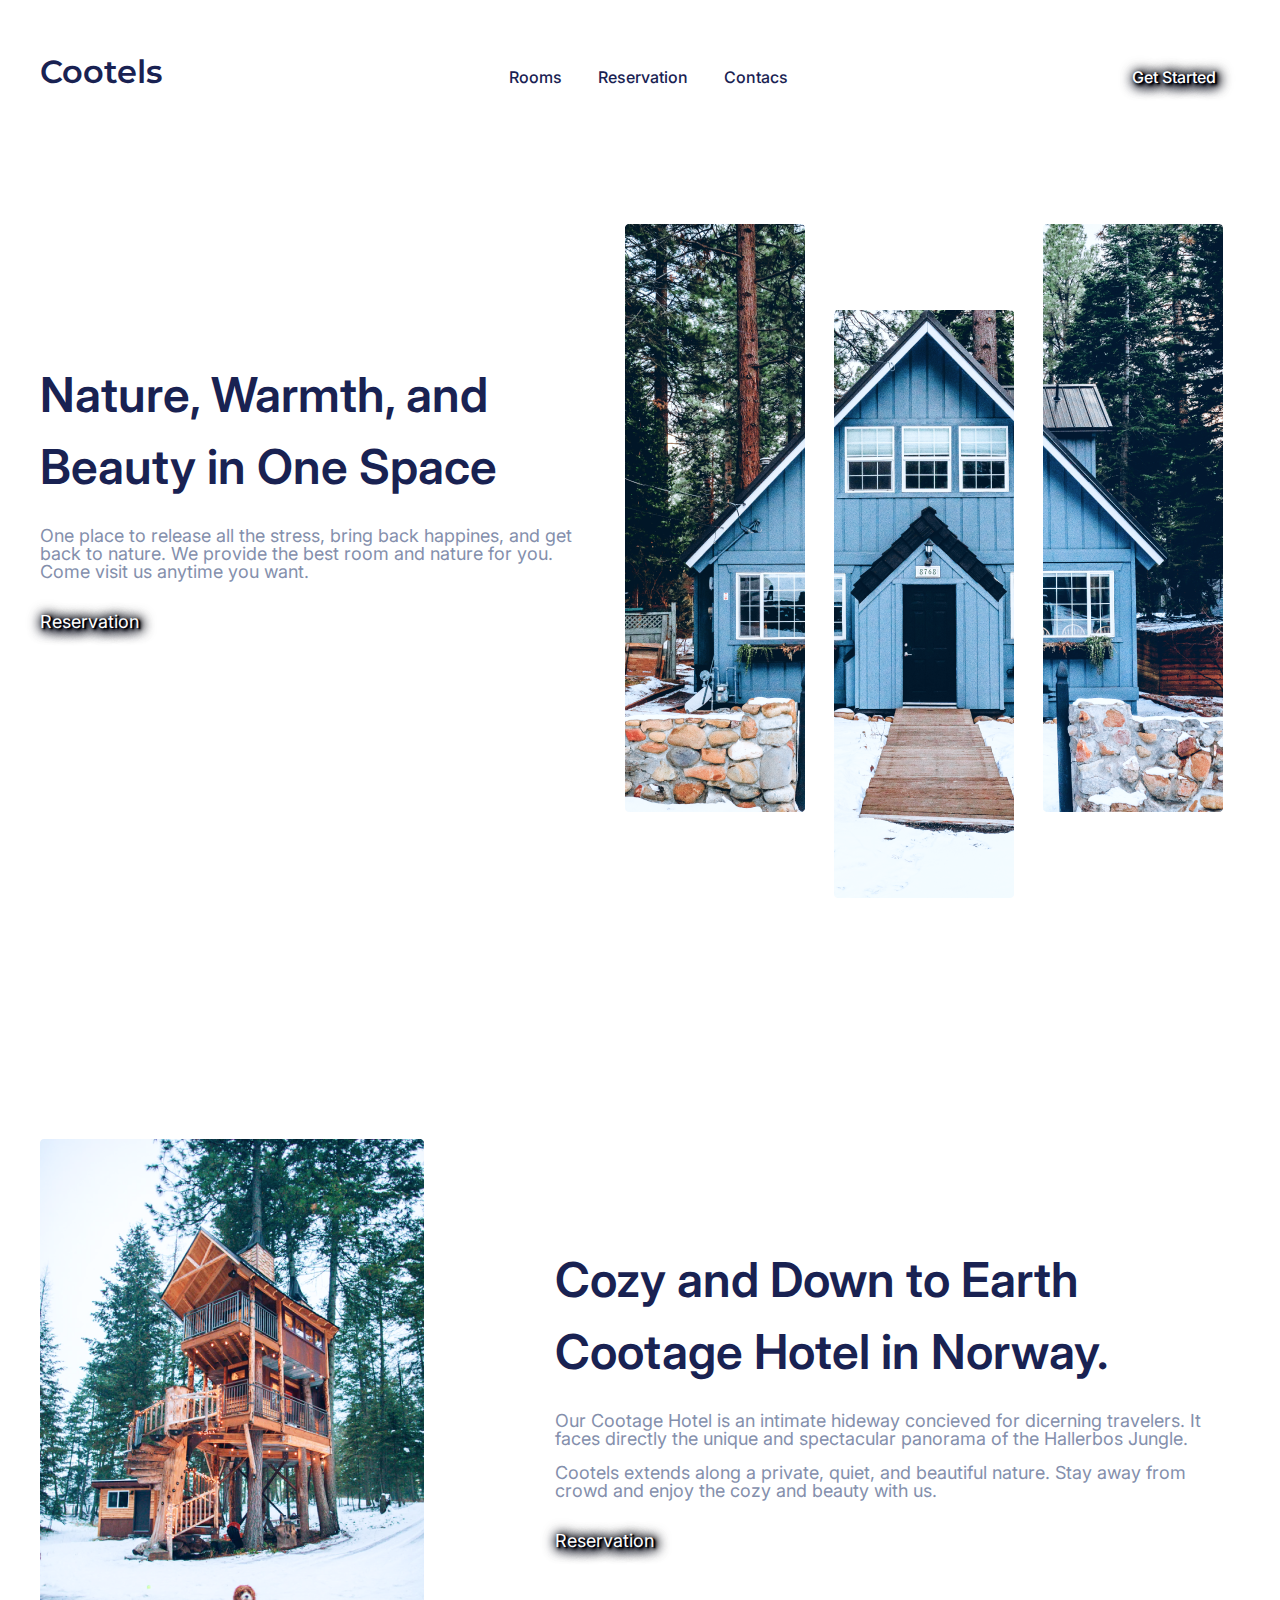
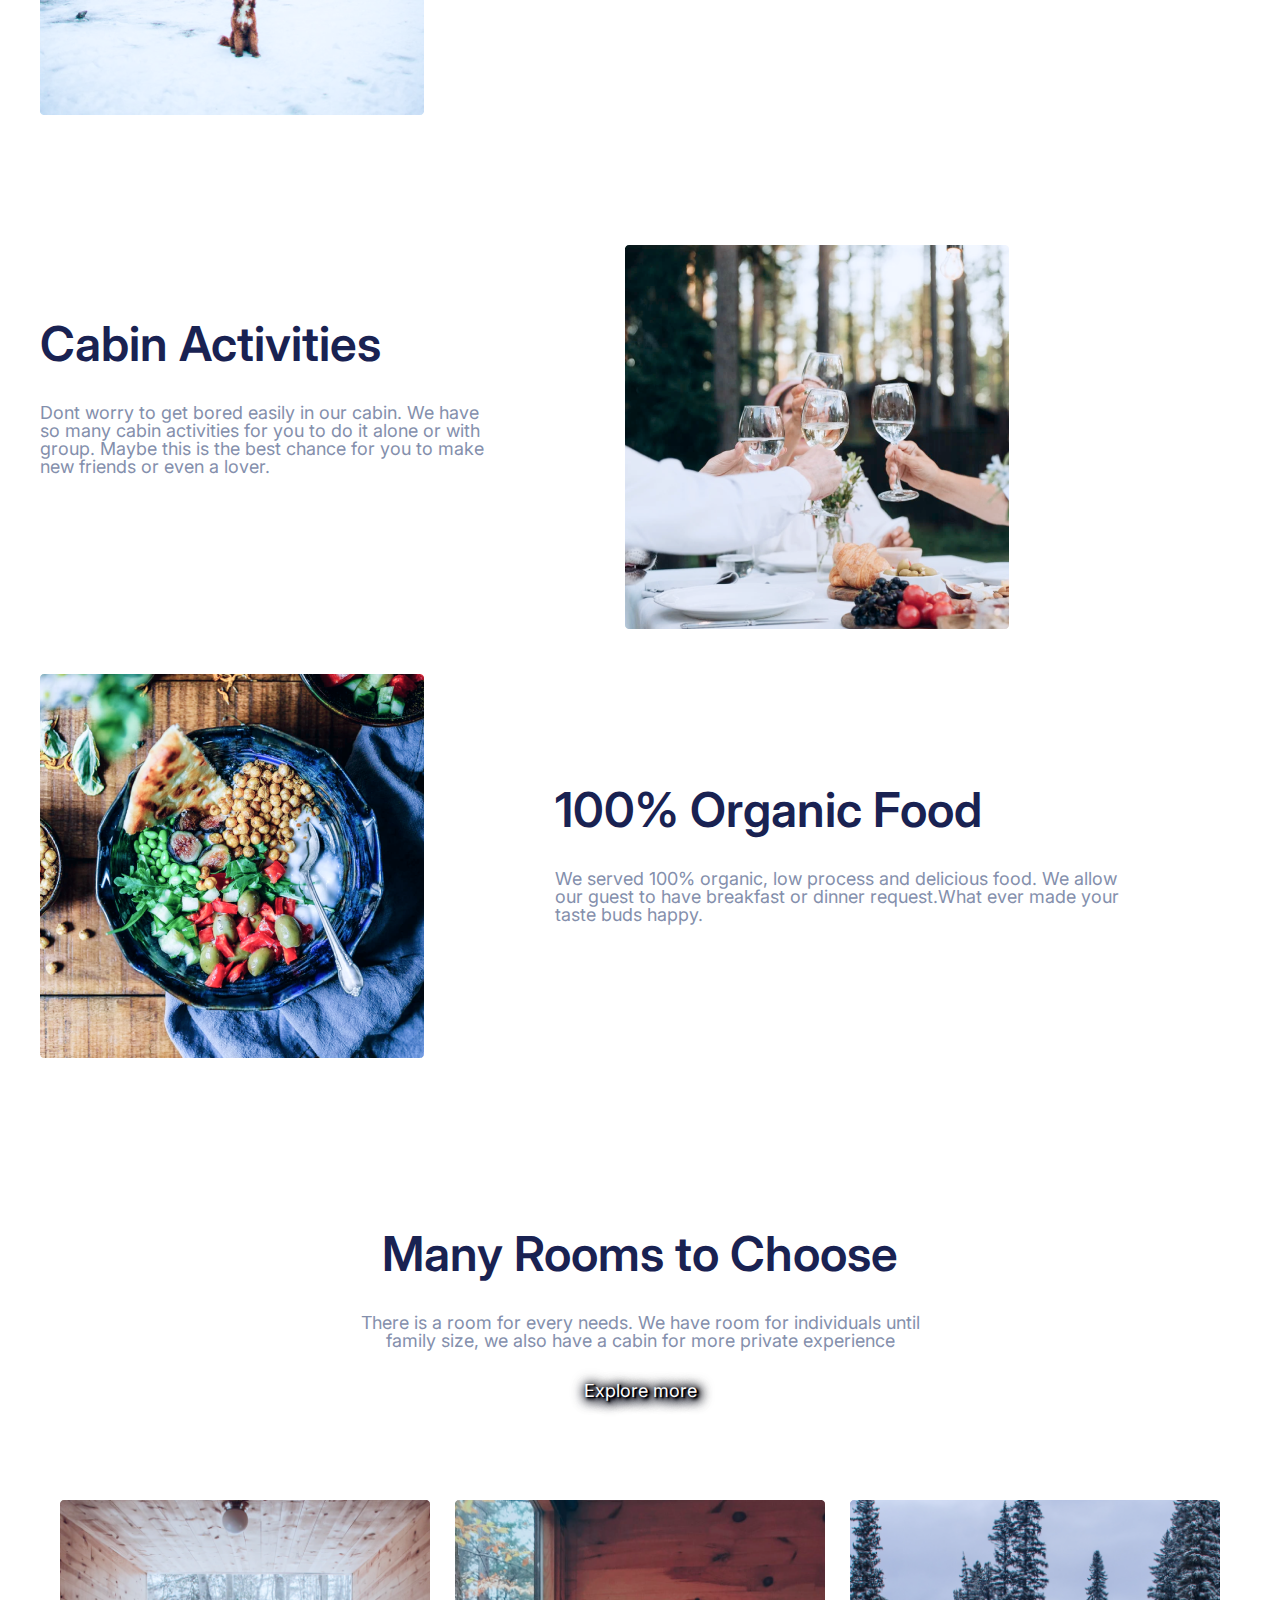
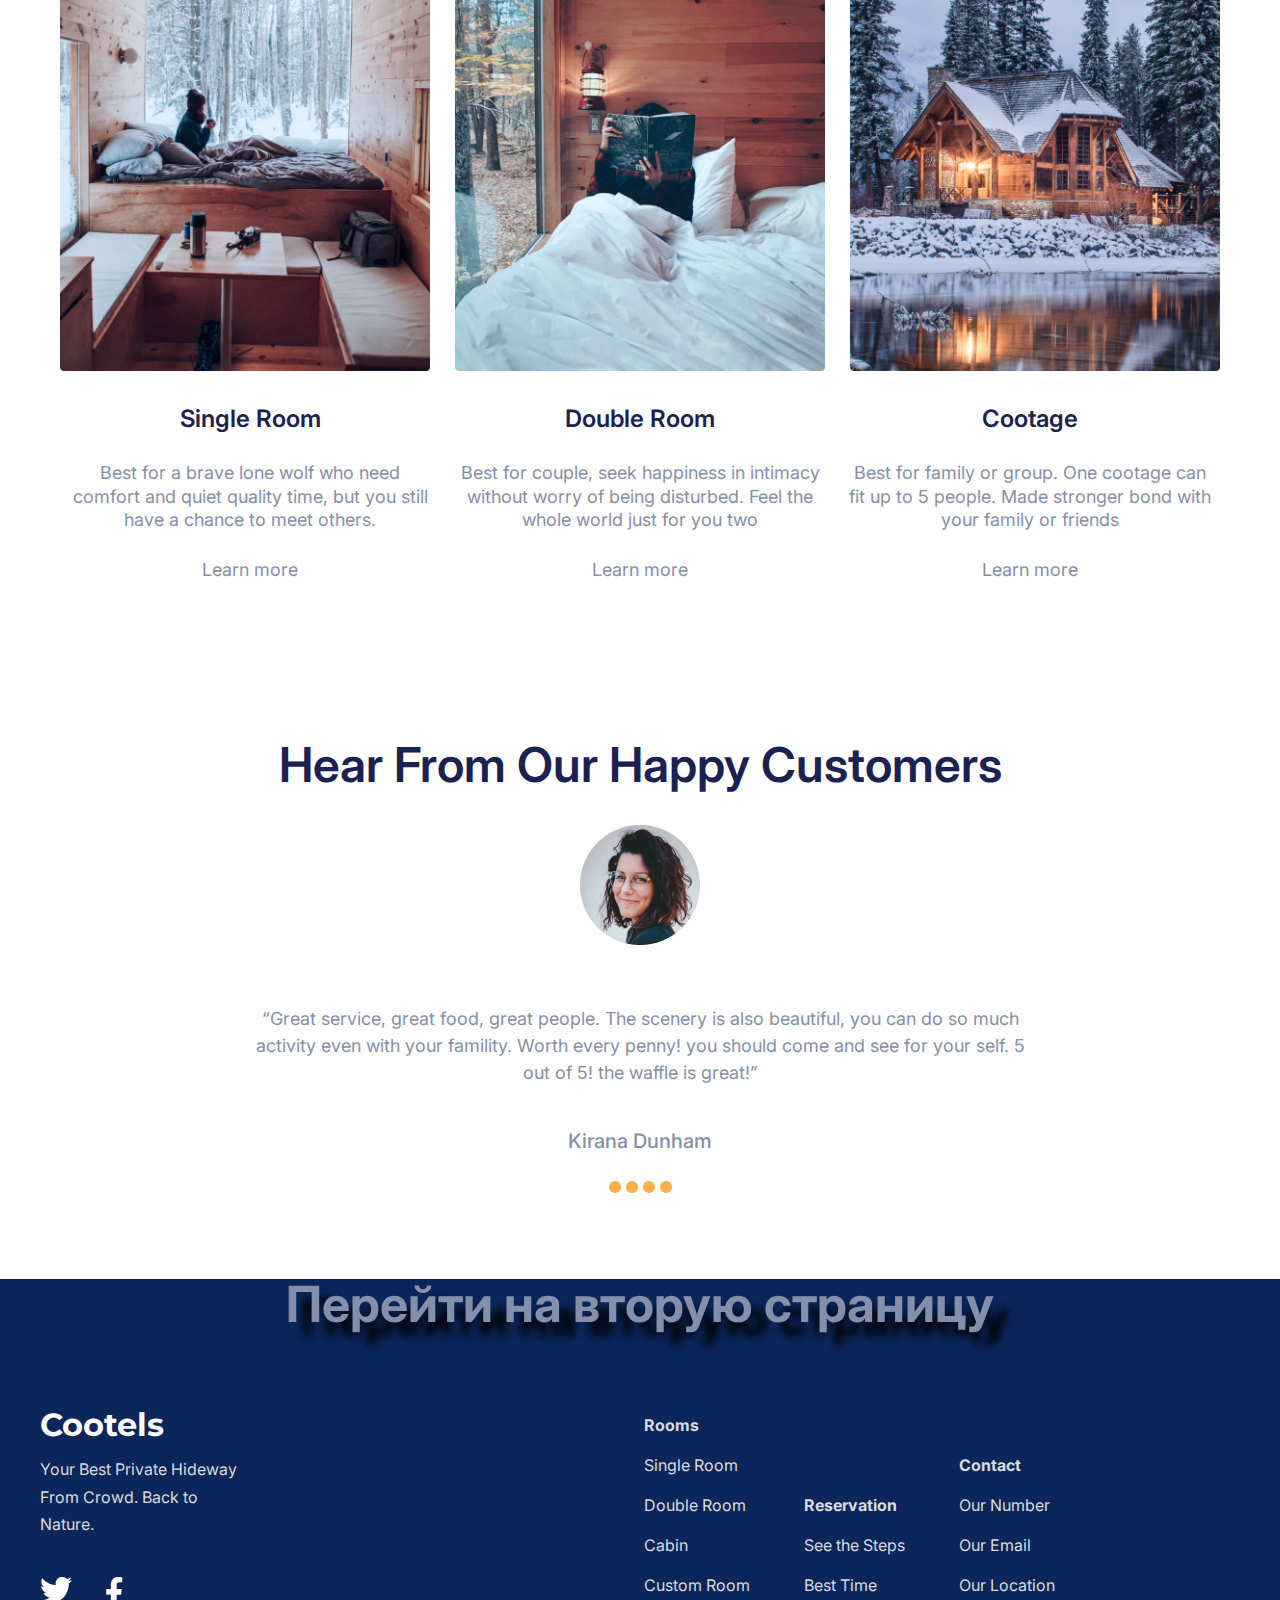
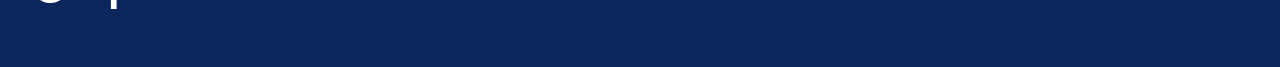
<file: index.html>
<!DOCTYPE html>
<html lang="en">
<head>
	<meta charset="UTF-8">
	<link rel="stylesheet" href="css/style.css" />
	<meta name="viewport" content="width=device-width, initial-scale=1.0">
	<title>lesson_5</title>
</head>
<body>
	<div class="wrapper">
		<header class="header">
			<div class="container">
				<div class="header-content">
				<div class="logo">Cootels</div>
				<nav class="navigation">
					<ul>
						<li>
							<a href="#">Rooms</a>
						</li>
						<li>
							<a href="#">Reservation</a>
						</li>
						<li class="last-li">
							<a href="#">Contacs</a>
						</li>
					</ul>
				</nav>
				<div class="button-start button-common">
					<a href="#" class="start">Get Started</a>
				</div>
			</div>
			</div>
		</header>
		<main>
			<div class="container">
				<div class="preview">
					<div class="preview-content">
						<div class="preview-desc">
							<h2 class="preview-title com-title">Nature, Warmth, and Beauty in One Space</h2>
							<p class="preview-text txt">
								One place to release all the stress, bring back happines, and get back to nature. We provide the best room and nature
								for you. Come visit us anytime you want.
							</p>
							<div class="preview-button button-common">
								<a href="#">Reservation</a>
							</div>
						</div>
							<img class="img-1" src="img/homework-1/meritt-thomas-u-1.png" alt="Nature, Warmth, and Beauty in One Space">
							<img class="img-2" src="img/homework-1/meritt-thomas-u-2.png" alt="Nature, Warmth, and Beauty in One Space">
							<img class="img-3" src="img/homework-1/meritt-thomas-u-3.png" alt="Nature, Warmth, and Beauty in One Space">
					</div>
				</div>
				<div class="second-block">
					<div class="second-content">
						<img class="img-13" src="img/homework-1/image-13.png" alt="Cozy and Down to Earth Cootage Hotel in Norway.">
						<div class="second-desc">
								<h2 class="second-title com-title">Cozy and Down to Earth Cootage Hotel in Norway.</h2>
								<p class="second-text">
									Our Cootage Hotel is an intimate hideway concieved for dicerning travelers. It faces directly the unique and spectacular
									panorama of the Hallerbos Jungle.
								</p>
								<p class="second-text- txt-2">
									Cootels extends along a private, quiet, and beautiful nature. Stay away from crowd and enjoy the cozy and beauty with
									us.
								</p>
								<div class="second-button button-common">
									<a href="#">Reservation</a>
								</div>
						</div>
					</div>
				</div>
				<div class="third-block">
					<div class="third-content">
						<div class="third-desc desc">
							<h2 class="third-title com-title">Cabin Activities</h2>
							<p class="third-text txt">
								Dont worry to get bored easily in our cabin. We have so many cabin activities for you to do it alone or with group.
								Maybe this is the best chance for you to make new friends or even a lover.
							</p>
						</div>
						<img class="img-21" src="img/homework-1/image-21.png" alt="Cabin Activities">
						<div class="third-content">
						<img class="img-18" src="img/homework-1/image-18.png" alt="100% Organic Food">
						<div class="third-desc-2 desc">
							<h2 class="third-title-2 com-title">100% Organic Food</h2>
							<p class="third-text-2 txt">
								We served 100% organic, low process and delicious food. We allow our guest to have breakfast or dinner request.What ever
								made your taste buds happy.
							</p>
						</div>
						</div>
					</div>
				</div>
				<div class="columns">
					<div class="columns-contnent">
						<div class="columns-desc desc">
							<h2 class="columns-title com-title">Many Rooms to Choose</h2>
							<p class="columns-subtitle txt">
								There is a room for every needs. We have room for individuals until family size, we also have a cabin for more private
								experience
							</p>
							<div class="columns-button button-common">
								<a href="#">Explore more</a>
							</div>
						</div>
					<div class="item">
						<div class="item-img">
						<img class="img-11 width-img" src="img/homework-1/image-11.png" alt="Single Room">
						<img class="img-10 width-img" src="img/homework-1/image-10.png" alt="Double Room">
						<img class="img-12 width-img" src="img/homework-1/12.png" alt="Cootage">
						</div>
						<div class="item-wrap">
						<div class="item-wrap-1 wrap">
							<h2 class="item-title com-title">Single Room</h2>
							<p class="item-text txt">
								Best for a brave lone wolf who need comfort and quiet quality time, but you still have a chance to meet others.
							</p>
							<div class="item-link txt">
								<a href="#">Learn more</a>
							</div>
						</div>
						<div class="item-wrap-2 wrap">
							<h2 class="item-title com-title">Double Room</h2>
							<p class="item-text txt">
								Best for couple, seek happiness in intimacy without worry of being disturbed. Feel the whole world just for you two
							</p>
							<div class="item-link txt">
								<a href="#">Learn more</a>
							</div>
						</div>
						<div class="item-wrap-3 wrap">
							<h2 class="item-title com-title">Cootage</h2>
							<p class="item-text txt">
								Best for family or group. One cootage can fit up to 5 people. Made stronger bond with your family or friends
							</p>
							<div class="item-link txt">
								<a href="#">Learn more</a>
							</div>
						</div>
						</div>
					</div>
					</div>
				</div>
				<div class="customer-reviews">
					<div class="reviews-conteiner container">
						<h2 class="reviews-title com-title">Hear From Our Happy Customers</h2>
							<div class="reviews-img">
								<img src="img/homework-1/ell-1.png" alt="Hear From Our Happy Customers">
							</div>
							<div class="reviews-desc">
							<div class="reviews-text">
								<p>
									“Great service, great food, great people. The scenery is also beautiful, you can do so much activity even with your
									famility. Worth every penny! you should come and see for your self. 5 out of 5! the waffle is great!”
							</p>
							</div>
							<div class="user-name">
								<p>Kirana Dunham</p>
							</div>
							</div>
							<div class="reviews-list">
								<ul>
									<li>
										<a class="reviews-item" href="#"><img src="img/homework-1/ell-3.png" alt="item"></a>
									</li>
									<li>
										<a class="reviews-item" href="#"><img src="img/homework-1/ell-3.png" alt="item"></a>
									</li>
									<li>
										<a class="reviews-item" href="#"><img src="img/homework-1/ell-3.png" alt="item"></a>
									</li>
									<li>
										<a class="reviews-item" href="#"><img src="img/homework-1/ell-3.png" alt="item"></a>
									</li>
								</ul>
							</div>
						
						</div>
					</div>
				</div>
		</main>
		<footer class="footer">
			<div class="footer-container container">
				<div class="second-site">
					<a target="_blank" href="figma.html">Перейти на вторую страницу</a>
				</div>
				<div class="footer-blok-1">
				<h2 class="footer-logo logo">Cootels</h2>
				<p class="footer-text">Your Best Private Hideway From Crowd. Back to Nature.</p>
				<div class="social-networks">
					<a class="twitter" href="#"><img src="img/homework-1/twitter.png" alt="link twitter"></a>
					<a class="fecebook" href="#"><img src="img/homework-1/facebook.png" alt="ink fecebook"></a>
				</div>
				</div>
					
				<div class="footer-blok-2">
					<div class="blok-container">
					<h3 class="rooms nav-title">Rooms</h3>
					<ul>
						<li><a href="#">Single Room</a></li>
						<li><a href="#">Double Room</a></li>
						<li><a href="#">Cabin</a></li>
						<li><a href="#">Custom Room</a></li>
					</ul>
					</div>
				</div>

				<div class="footer-blok-3">
					<div class="blok-container">
					<h3 class="reservation nav-title">Reservation</h3>
					<ul>
						<li><a href="#">See the Steps</a></li>
						<li><a href="#">Best Time</a></li>
					</ul>
					</div>
				</div>

				<div class="footer-blok-4">
					<div class="blok-container">
					<h3 class="contact nav-title">Contact</h3>
					<ul>
						<li><a href="#">Our Number</a></li>
						<li><a href="#">Our Email</a></li>
						<li><a href="#">Our Location</a></li>
					</ul>
					</div>
				</div>
				
			</div>
		</footer>
	</div>
</body>
</html>
</file>
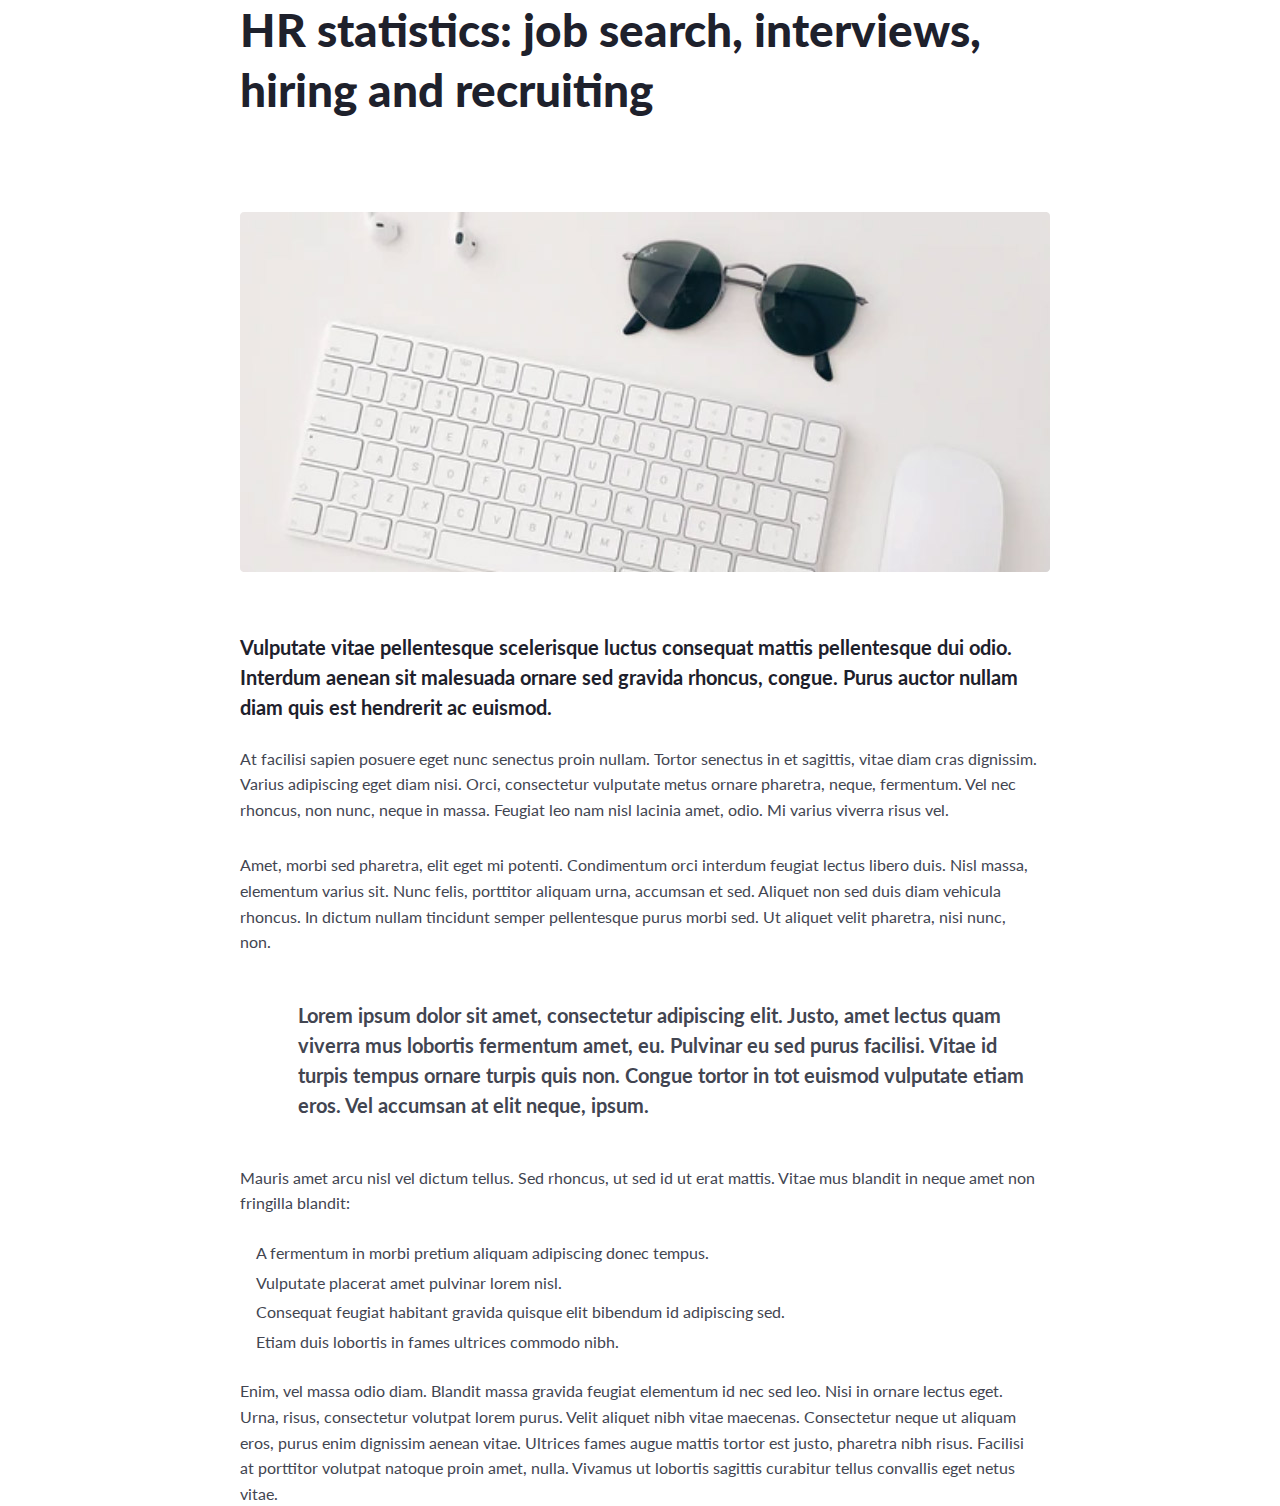
<file: figma.html>
<!DOCTYPE html>
<html lang="en">
<head>
	<meta charset="UTF-8">
	<link rel="stylesheet" href="css/style.css" />
	<meta name="viewport" content="width=device-width, initial-scale=1.0">
	<title>lesson_5</title>
</head>
<body>
	<div class="wrapper-2">
		<header class="header-2"></header>
		<main class="main">
			<h1 class="title-hr">HR statistics: job search, interviews, hiring and recruiting</h1>
			<div class="main-img">
				<img src="img/homework-2/image.png" alt="White keyboard and black glasses">
			</div>
			<div class="subtitle-text">
				<p>Vulputate vitae pellentesque scelerisque luctus consequat mattis pellentesque dui odio. Interdum aenean
					sit malesuada
					ornare sed gravida rhoncus, congue. Purus auctor nullam diam quis est hendrerit ac euismod.</p>
			</div>
			<div class="text">
				<p class="text-1">At facilisi sapien posuere eget nunc senectus proin nullam. Tortor senectus in et sagittis, vitae diam
					cras dignissim.
					Varius adipiscing eget diam nisi. Orci, consectetur vulputate metus ornare pharetra, neque, fermentum.
					Vel nec rhoncus,
					non nunc, neque in massa. Feugiat leo nam nisl lacinia amet, odio. Mi varius viverra risus vel.</p>
				<p>Amet, morbi sed pharetra, elit eget mi potenti. Condimentum orci interdum feugiat lectus libero duis.
					Nisl massa,
					elementum varius sit. Nunc felis, porttitor aliquam urna, accumsan et sed. Aliquet non sed duis diam
					vehicula rhoncus.
					In dictum nullam tincidunt semper pellentesque purus morbi sed. Ut aliquet velit pharetra, nisi nunc,
					non.</p>
			</div>
			<div class="text-info">
				<p>Lorem ipsum dolor sit amet, consectetur adipiscing elit. Justo, amet lectus quam viverra mus lobortis
					fermentum amet,
					eu. Pulvinar eu sed purus facilisi. Vitae id turpis tempus ornare turpis quis non. Congue tortor in tot
					euismod
					vulputate etiam eros. Vel accumsan at elit neque, ipsum.</p>
			</div>
			<div class="list">
				<p class="above-list">Mauris amet arcu nisl vel dictum tellus. Sed rhoncus, ut sed id ut erat mattis. Vitae mus blandit in
					neque amet non
					fringilla blandit:</p>
				<div class="list-text">
				<ul>
					<li>A fermentum in morbi pretium aliquam adipiscing donec tempus.</li>
					<li>Vulputate placerat amet pulvinar lorem nisl.</li>
					<li>Consequat feugiat habitant gravida quisque elit bibendum id adipiscing sed.</li>
					<li>Etiam duis lobortis in fames ultrices commodo nibh.</li>
				</ul>
				</div>
				<p>Enim, vel massa odio diam. Blandit massa gravida feugiat elementum id nec sed leo. Nisi in ornare lectus
					eget. Urna,
					risus, consectetur volutpat lorem purus. Velit aliquet nibh vitae maecenas. Consectetur neque ut aliquam
					eros, purus
					enim dignissim aenean vitae. Ultrices fames augue mattis tortor est justo, pharetra nibh risus. Facilisi
					at porttitor
					volutpat natoque proin amet, nulla. Vivamus ut lobortis sagittis curabitur tellus convallis eget netus
					vitae.</p>
			</div>
		</main>
		<footer class="footer"></footer>
	</div>
</body>
</html>
</file>
<file: css/style.css>
@import url(null.css);
/*====================================================*/
@import url('https://fonts.googleapis.com/css2?family=Inter:wght@400;500;700&display=swap');
@import url('https://fonts.googleapis.com/css2?family=Lato:wght@400;700;900&display=swap');
@import url('https://fonts.googleapis.com/css2?family=Montserrat:wght@600;700&display=swap');
/*====================================================*/


/* font-family: 'Inter', sans-serif; */
/* font-family: 'Montserrat', sans-serif; */


/* ============================== */
.wrapper{
    font-family: 'Inter', sans-serif;
    font-weight: 400;
    font-size: 18px;
    color: #848FAC;
}
/* ===============Header=============== */

.container {
    max-width: 1200px;
    margin: 0 auto;
    min-height: 100%;
}

.header-content{
    padding: 56px 0px 0px 0px;
    color: #192252;
    font-weight: 500;
    font-size: 16px;
    margin: 0px 0px 56px 0px;
}

.logo {
    font-family: 'Montserrat', sans-serif;
    font-weight: 600;
    display: inline-block;
    margin: 0px 343px 0px 0px;
    font-size: 32px;
}
.navigation {
    display: inline-block;
    margin: 0px 340px 0px 0px;
}
.navigation li{
    text-align: center;
    display: inline-block;
    margin: 0px 32px 0px 0px;
}
li.last-li{
    margin: 0px 0px 0px 0px;
}


.button-common{
    display: inline-block;
    color: #fff;
    text-shadow: 1px 3px 13px #192252, 2px 1px 14px rgb(0, 0, 0),
     2px 1px 16px rgb(0, 0, 0),
     3px 3px 12px rgb(0, 0, 0), 
     2px 1px 10px rgb(0, 0, 0),
     2px 1px 5px rgb(0, 0, 0),
     2px 2px 3px rgb(0, 0, 0), 
     2px 1px 1px rgb(0, 0, 0);
}

/* =========================preview============================================== */


.preview-content {
    margin: 0px 0px 161px 0px;
}
.preview-desc{
    display: inline-block;
    margin: 0px 0px 0px 0px;
    padding: 215px 0px 0px 0px;
    max-width: 580px;
}

.com-title{
    margin: 0px 0px 24px 0px;
    font-weight: 600;
    font-size: 48px;
    line-height: 150%;
    color: #192252;
}
.preview-text {
    margin: 0px 24px 32px 0px;
    
    padding: 0px 0px 0px 0px;
}

/* ====================Картинки======================== */


.img-1 {
    padding: 80px 0px 0px 0px;
}
.img-2 {
    margin: 0px 24px;
    padding: 166px 0px 0px 0px;
}
.img-3 {
    
    padding: 80px 0px 0px 0px;
}

/* ================Второй блок============================ */


.img-13 {
    padding: 80px 0px 0px 0px;
    margin: 0px 126px 80px 0px;
}
.second-desc {
    max-width: 670px;
    display: inline-block;
    padding: 185px 0px 0px 0px;
}
.second-title {
    margin: 0px 0px 24px 0px;
}

.second-text {
    margin: 0px 0px 16px 0px;
}
.txt-2{
    margin: 0px 0px 32px 0px;
}


/* =========================третий блок========================= */


.desc{
    max-width: 580px;
}

.third-desc {
    display: inline-block;
    padding: 113px 0px 0px 0px;
}


.third-text {
     display: inline-block;
      margin: 0px 126px 0px 0px;
}

.img-21 {
    text-align: right;
    padding: 50px 0px 0px 0px;
    margin: 0px 0px 145px 0px;
}
/* ============================== */
.img-18 {
    margin: -100px 0px 80px 0px;
}
.third-desc-2 {
    display: inline-block;
    margin: 0px 0px 0px 126px;
}

/* ================================== */


.columns {
    text-align: center;
    padding: 80px 0px 0px 0px;
}

.columns-desc {
    margin: 0 auto;
 
}

.columns-subtitle {
    margin: 0px 0px 32px 0px;
}

.columns-button {
    margin: 0px 0px 100px 0px;
}
/* ===================Item========================== */



.width-img{
    max-width: 370px;
}

.img-10 {
    margin: 0px 20px;
}
.img-12 {
    margin: 0px 0px 30px 0px;

}

.wrap {
    text-align: center;
    max-width: 370px;
    display: inline-block;
}

.item-title {
 font-size: 24px;
}

.item-text {
    line-height: 1.3;
    margin: 0px 0px 30px 0px;

}

.item-link {
  margin: 0px 0px 150px 0px;
}

.item-wrap-2 {
    margin: 0px 15px;
}

/* =======================.customer-reviews============================ */


.reviews-conteiner {
    max-width: 800px;
    text-align: center;
}

.reviews-img {

    margin: 0px 0px 60px 0px;
}
.reviews-text {
    margin: 0px 0px 40px 0px;
    line-height: 1.5;
}
.user-name {
    font-weight: 500;
    font-size: 20px;
    line-height: 150%;
    margin: 0px 0px 25px 0px;
}
.reviews-list {
    display: inline-block;
}

.reviews-list li{
    display: inline-block;
    margin: 0px 0px 80px 0px;
}



/* =======================footer=============================== */

.footer {
    background: #0B265A;

}
.footer-container {
    font-size: 16px;
    color: #D9DBDE;
}


/* ======================= */
.footer-blok-1 {
    max-width: 200px;
    display: inline-block;
    margin: 0px 400px 0px 0px;
}

.footer-logo {
    color: #ffffff;
    font-weight: 700;
    margin: 0px 0px 15px 0px;
}

.footer-text {
    line-height: 1.7;
    margin: 0px 0px 39px 0px;
}
.social-networks {
    display: inline-block;

}
.twitter{
    margin: 0px 30px 0px 0px;
}
/* ========================= */
.blok-container{
    max-width: 200px;
    display: inline-block;
}
.blok-container li{
    margin: 0px 0px 24px 0px;
}

.nav-title{
    font-weight: 700;
    margin: 0px 0px 24px 0px;
}


.footer-blok-2 {
    display: inline-block;
}

/* ========================= */
.footer-blok-3 {
    display: inline-block;
    margin: 50px;
}

/* ========================== */
.footer-blok-4 {
    display: inline-block;
}

/* =======================Ссылка на вторую страницу=========================== */
.second-site{
    text-align: center;
    font-size: 50px;
    font-weight: 700;
    color: #848FAC;
    text-shadow: 15px 13px 9px rgb(0, 0, 0);
    /* text-decoration: underline; */
    margin: 0px 0px 80px 0px;
}

/* ======================Вторая страница======================= */


.wrapper-2 {
    font-family: Lato;
    font-size: 16px;
    color: #424551;
    line-height: 160%;
}

.main {
    max-width: 800px;
    margin: 0 auto;
}
.title-hr {
    font-weight: 900;
    font-size: 46px;
    line-height: 130%;
    color: #1E212C;
    margin: 0px 0px 92px 0px;
}
.main-img {
    margin: 0px 0px 60px 0px;
}
.subtitle-text {
    font-weight: 700;
    font-size: 20px;
    line-height: 150%;
    color: #1E212C;
    margin: 0px 0px 24px 0px;
}

.text {
    margin: 0px 0px 45px 0px;
}
.text-1{
    margin: 0px 0px 30px 0px;
}

.text-info {
    padding: 0px 0px 0px 58px;
    margin: 0px 0px 45px 0px;
    font-weight: 700;
    font-size: 20px;
    line-height: 150%;
}

.above-list{
    margin: 0px 0px 24px 0px;
}

.list-text{
    margin: 0px 0px 24px 0px;
}

.list-text li{
    margin: 0px 0px 4px 0px;
    padding: 0px 0px 0px 16px;
}
</file>
